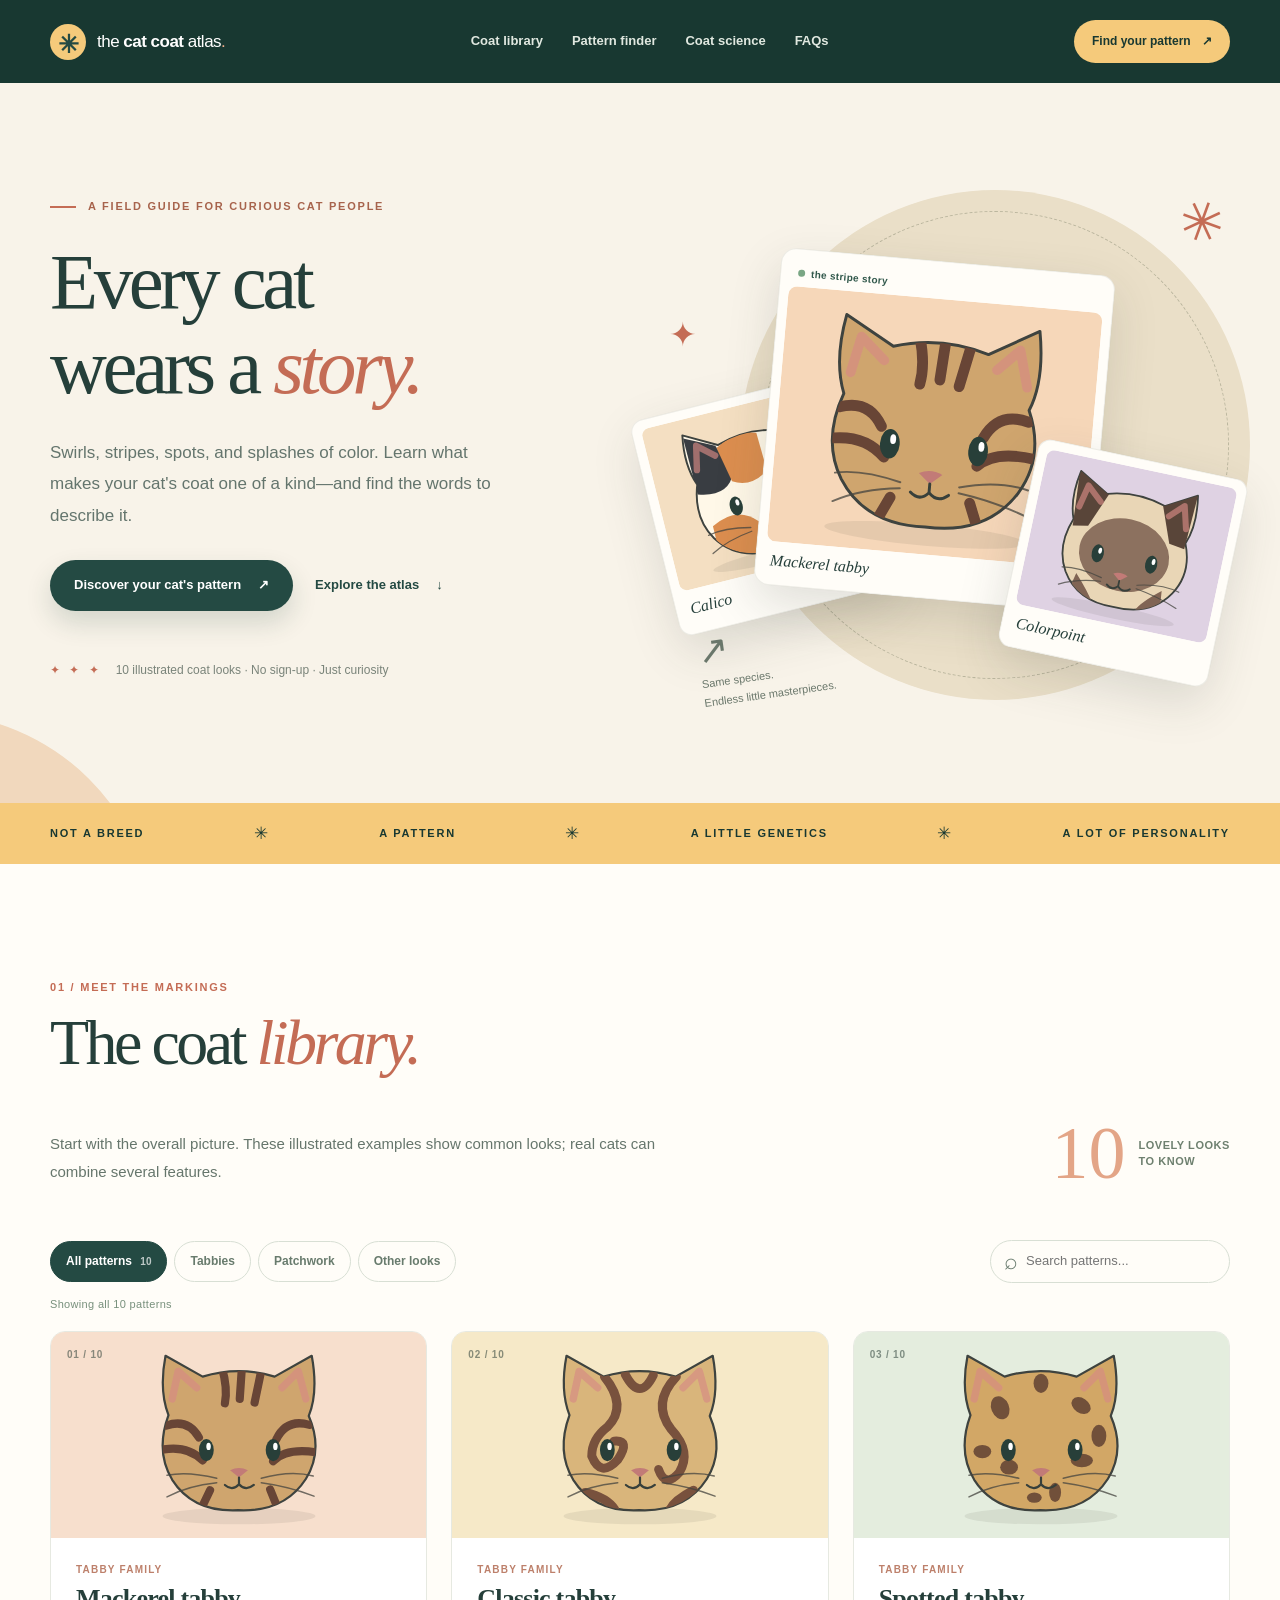
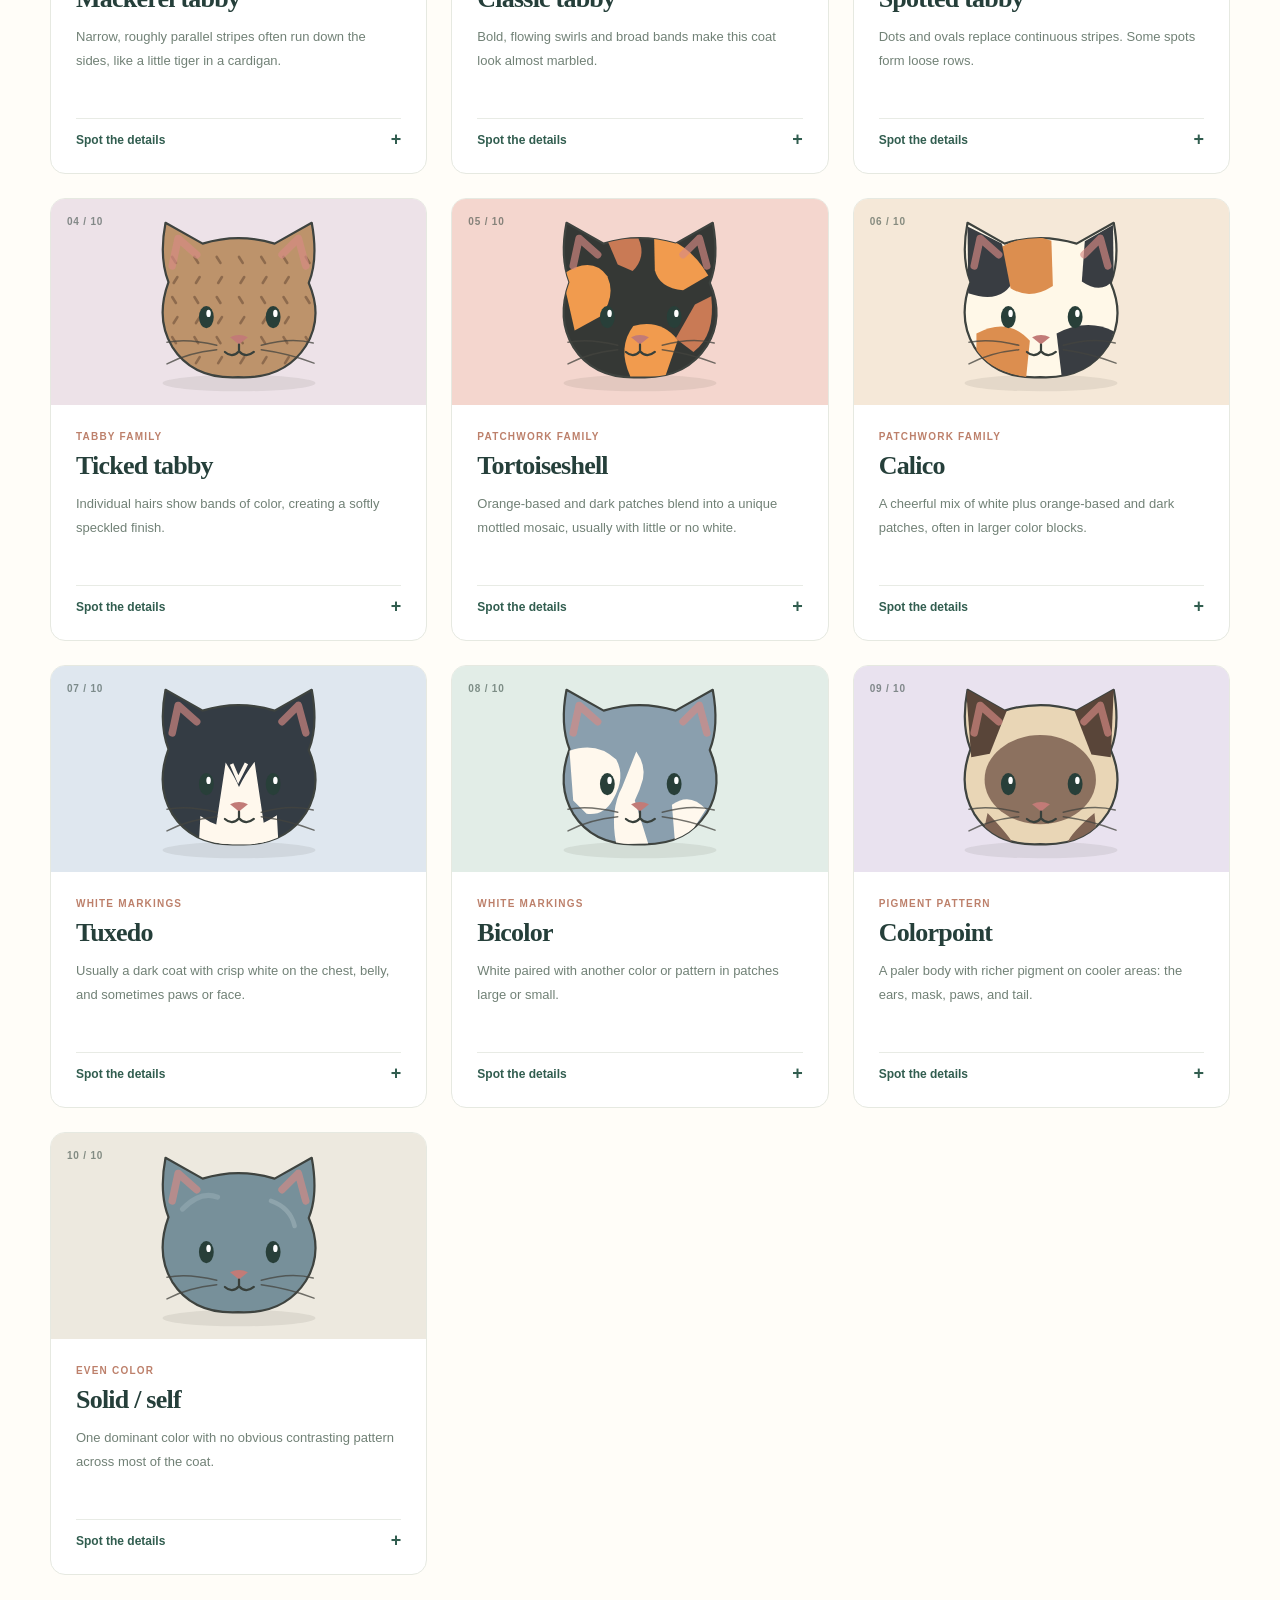
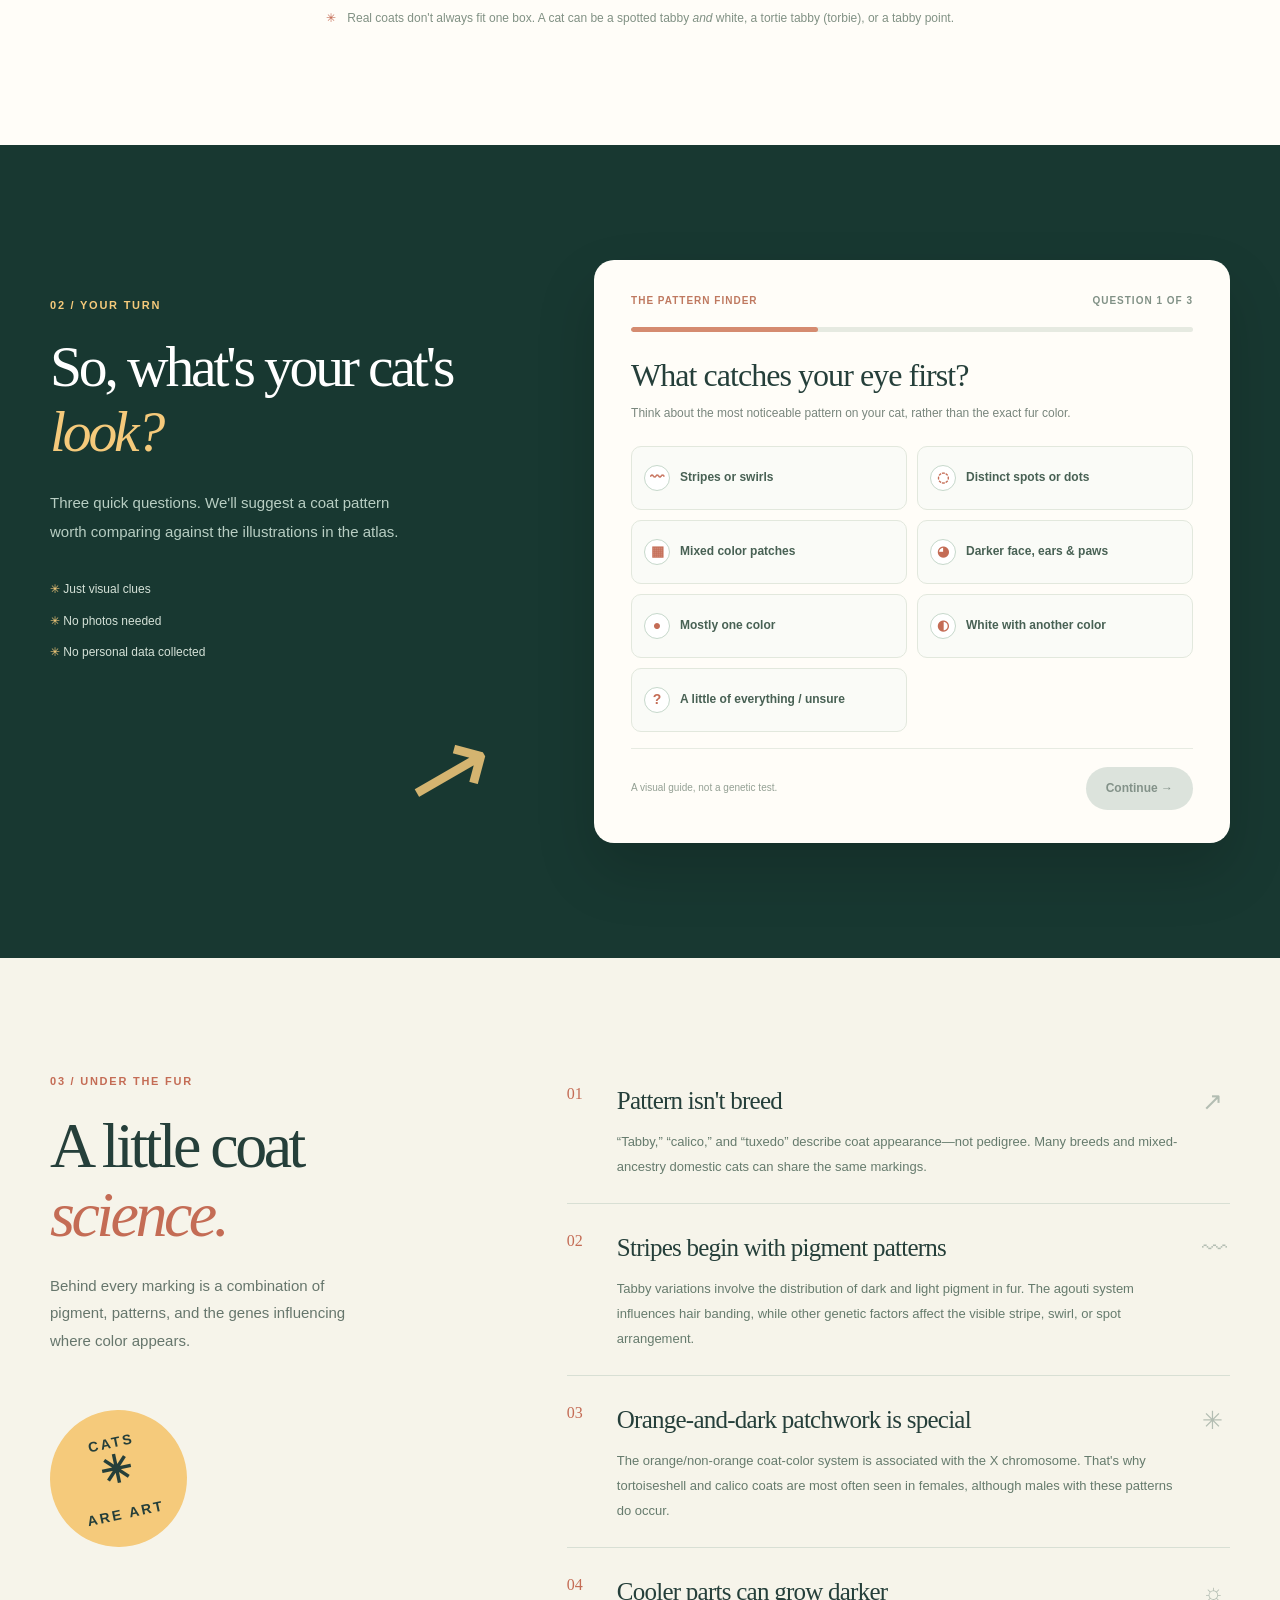
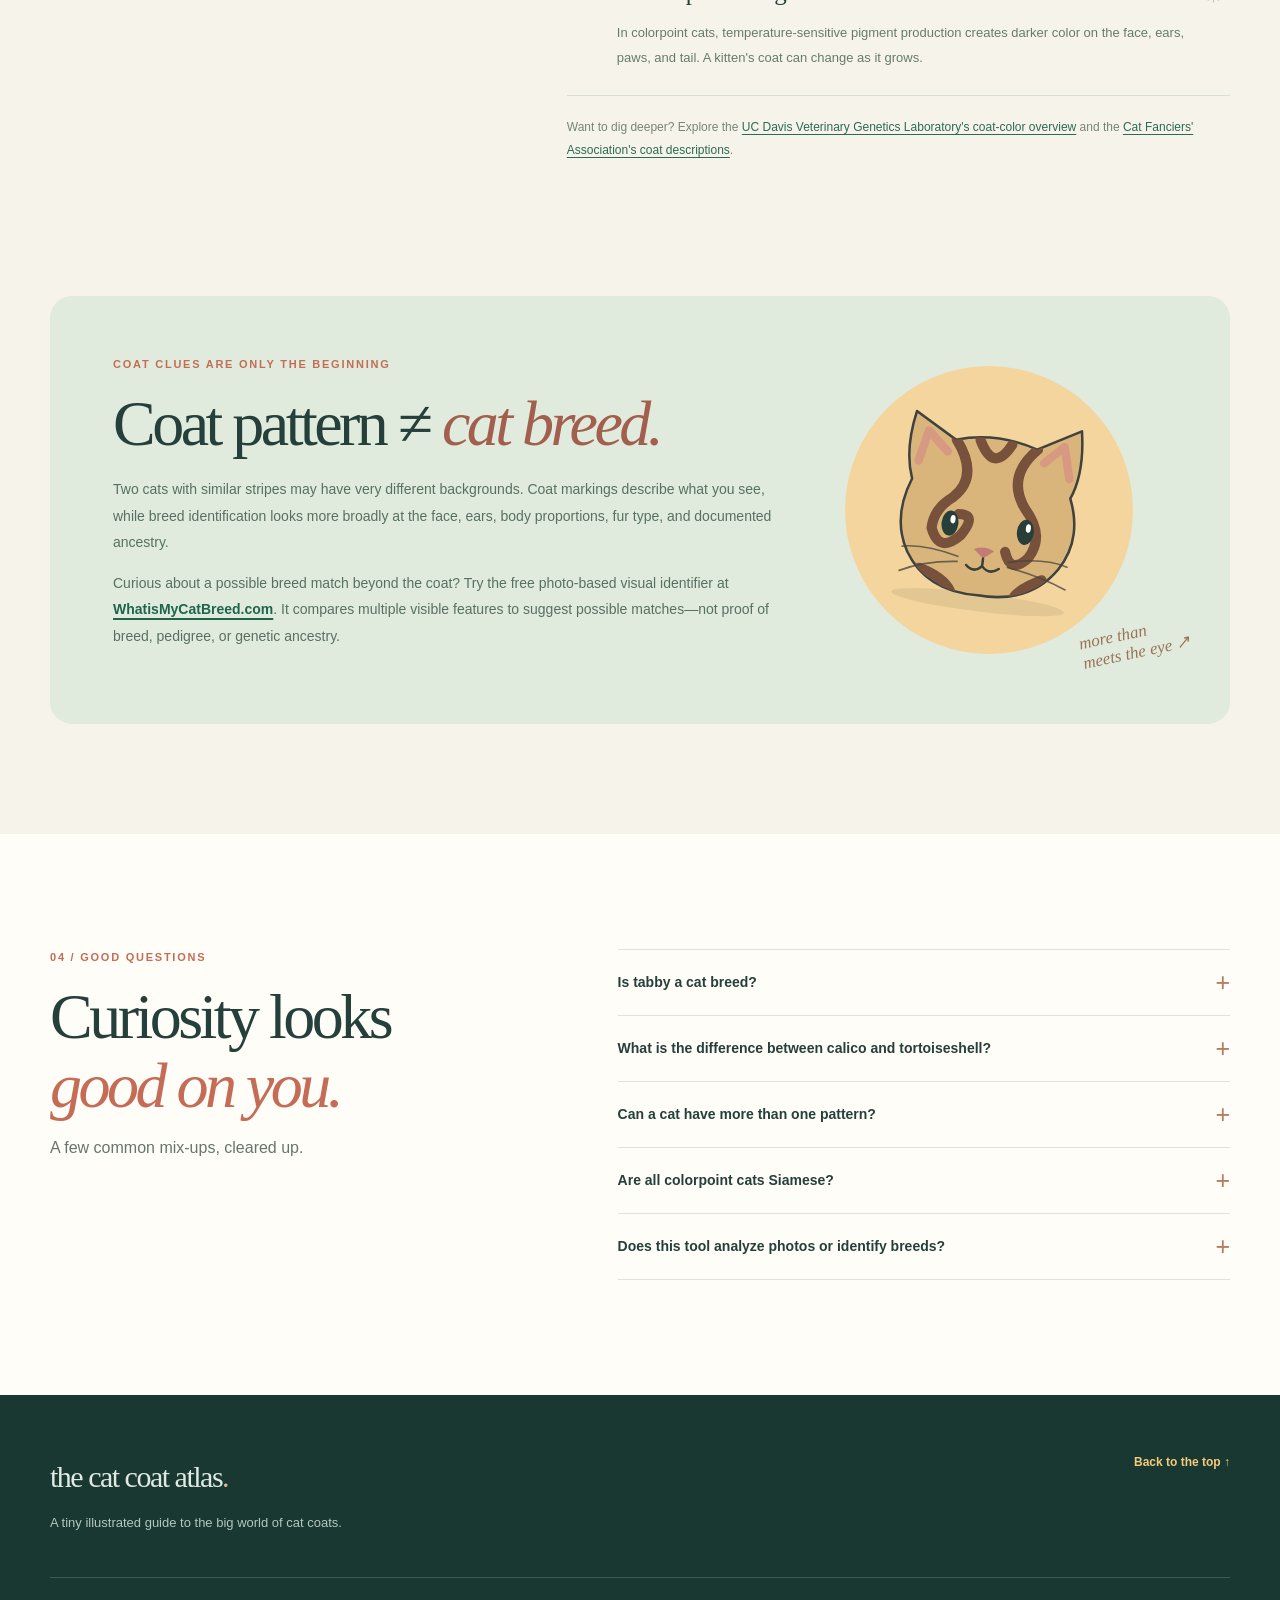
<file: index.html>
<!doctype html>
<html lang="en">
<head>
  <meta charset="utf-8">
  <meta name="viewport" content="width=device-width,initial-scale=1">
  <meta name="theme-color" content="#244a43">
  <meta name="description" content="Learn to identify 10 common cat coat patterns, from mackerel tabby and calico to colorpoint. Explore original illustrations, compare markings, and try a free interactive coat-pattern finder.">
  <meta name="robots" content="index,follow">
  <meta property="og:type" content="website">
  <meta property="og:title" content="The Cat Coat Atlas — A visual guide to cat patterns">
  <meta property="og:description" content="Stripes, spots, swirls, patches: explore 10 cat coat looks and find the name for your cat's markings.">
  <meta property="og:image" content="assets/social-card.png">
  <meta name="twitter:card" content="summary_large_image">
  <link rel="icon" type="image/svg+xml" href="assets/favicon.svg">
  <link rel="stylesheet" href="styles.css">
  <title>Cat Coat Patterns & Colors | The Cat Coat Atlas</title>
  <script type="application/ld+json">
  {"@context":"https://schema.org","@type":"WebPage","name":"The Cat Coat Atlas: Cat Coat Patterns & Colors","description":"An illustrated educational guide and rule-based visual coat pattern finder for common domestic cat markings.","inLanguage":"en","isAccessibleForFree":true}
  </script>
  <script src="script.js" defer></script>
  <link rel="canonical" href="https://ayeenkhan645-creator.github.io/cat-coat-atlas/">
</head>
<body>
  <a class="skip-link" href="#main">Skip to content</a>
  <header class="site-header">
    <div class="container header-inner">
      <a href="#top" class="brand" aria-label="The Cat Coat Atlas home">
        <span class="brand-mark" aria-hidden="true">✳</span>
        <span class="brand-name">the <strong>cat coat</strong> atlas<span class="brand-dot">.</span></span>
      </a>
      <button class="menu-toggle" id="menuToggle" type="button" aria-controls="primaryNav" aria-expanded="false" aria-label="Open navigation">
        <span></span><span></span><span></span>
      </button>
      <nav class="nav" id="primaryNav" aria-label="Main navigation">
        <a href="#patterns">Coat library</a>
        <a href="#finder">Pattern finder</a>
        <a href="#science">Coat science</a>
        <a href="#faq">FAQs</a>
      </nav>
      <a class="header-cta" href="#finder">Find your pattern <span aria-hidden="true">↗</span></a>
    </div>
  </header>

  <main id="main">
    <section class="hero" id="top" aria-labelledby="hero-title">
      <div class="hero-orb hero-orb-one" aria-hidden="true"></div>
      <div class="container hero-grid">
        <div class="hero-copy">
          <p class="eyebrow"><span class="eyebrow-line"></span> A field guide for curious cat people</p>
          <h1 id="hero-title">Every cat<br>wears a <em>story.</em></h1>
          <p class="hero-description">Swirls, stripes, spots, and splashes of color. Learn what makes your cat's coat one of a kind—and find the words to describe it.</p>
          <div class="hero-actions">
            <a class="btn btn-primary" href="#finder">Discover your cat's pattern <span aria-hidden="true">↗</span></a>
            <a class="btn btn-text" href="#patterns">Explore the atlas <span aria-hidden="true">↓</span></a>
          </div>
          <div class="hero-footnote"><span class="mini-stars" aria-hidden="true">✦ ✦ ✦</span> 10 illustrated coat looks · No sign-up · Just curiosity</div>
        </div>
        <div class="hero-visual" aria-label="Three illustrations showing different cat coat patterns">
          <div class="visual-back-circle"></div>
          <div class="decor decor-star decor-star-one" aria-hidden="true">✳</div>
          <div class="decor decor-star decor-star-two" aria-hidden="true">✦</div>
          <div class="cat-showcase cat-showcase-main">
            <span class="cat-showcase-tag"><span class="tag-dot"></span> the stripe story</span>
            <img src="assets/cats/mackerel.svg" width="320" height="260" alt="Illustration of a striped mackerel tabby cat">
            <span class="showcase-caption">Mackerel tabby <span aria-hidden="true">↗</span></span>
          </div>
          <div class="cat-showcase cat-showcase-left">
            <img src="assets/cats/calico.svg" width="320" height="260" alt="Illustration of a calico cat with orange, black and white patches">
            <span class="showcase-caption">Calico</span>
          </div>
          <div class="cat-showcase cat-showcase-right">
            <img src="assets/cats/colorpoint.svg" width="320" height="260" alt="Illustration of a colorpoint cat with darker face and ears">
            <span class="showcase-caption">Colorpoint</span>
          </div>
          <div class="visual-note"><span aria-hidden="true">↗</span> Same species.<br>Endless little masterpieces.</div>
        </div>
      </div>
    </section>

    <section class="ticker" aria-label="Coat facts">
      <div class="container ticker-inner">
        <span>NOT A BREED</span><span class="ticker-symbol" aria-hidden="true">✳</span>
        <span>A PATTERN</span><span class="ticker-symbol" aria-hidden="true">✳</span>
        <span>A LITTLE GENETICS</span><span class="ticker-symbol" aria-hidden="true">✳</span>
        <span>A LOT OF PERSONALITY</span>
      </div>
    </section>

    <section class="section library-section" id="patterns" aria-labelledby="patterns-title">
      <div class="container">
        <div class="section-heading library-heading">
          <div>
            <p class="eyebrow eyebrow-dark">01 / Meet the markings</p>
            <h2 id="patterns-title">The coat <em>library.</em></h2>
            <p class="section-subtitle">Start with the overall picture. These illustrated examples show common looks; real cats can combine several features.</p>
          </div>
          <div class="heading-aside" aria-hidden="true"><span>10</span><small>lovely looks<br>to know</small></div>
        </div>
        <div class="filter-controls" aria-label="Filter patterns">
          <div class="filter-tabs" id="filterTabs" role="group" aria-label="Filter pattern families">
            <button class="filter active" type="button" data-filter="all" aria-pressed="true">All patterns <span>10</span></button>
            <button class="filter" type="button" data-filter="tabby" aria-pressed="false">Tabbies</button>
            <button class="filter" type="button" data-filter="patchwork" aria-pressed="false">Patchwork</button>
            <button class="filter" type="button" data-filter="other" aria-pressed="false">Other looks</button>
          </div>
          <label class="search-box"><span class="search-icon" aria-hidden="true">⌕</span><span class="sr-only">Search coat patterns</span><input id="patternSearch" type="search" placeholder="Search patterns..." autocomplete="off"></label>
        </div>
        <p class="result-count" id="patternCount" role="status" aria-live="polite">Showing all 10 patterns</p>
        <div class="pattern-grid" id="patternGrid">
          <article class="pattern-card" id="mackerel" data-category="tabby" data-name="mackerel tabby striped narrow stripes">
            <div class="card-art art-peach"><span class="card-number">01 / 10</span><img src="assets/cats/mackerel.svg" alt="Illustrated cat with narrow tabby stripes" width="320" height="260"></div>
            <div class="card-body"><span class="category-label">Tabby family</span><h3>Mackerel tabby</h3><p>Narrow, roughly parallel stripes often run down the sides, like a little tiger in a cardigan.</p><details><summary>Spot the details</summary><p>Look for thin vertical flank stripes, facial lines, and often an M-shaped forehead marking. Stripes may break or vary.</p></details></div>
          </article>
          <article class="pattern-card" id="classic" data-category="tabby" data-name="classic blotched tabby swirls bullseye marble">
            <div class="card-art art-pollen"><span class="card-number">02 / 10</span><img src="assets/cats/classic.svg" alt="Illustrated cat with broad swirling markings" width="320" height="260"></div>
            <div class="card-body"><span class="category-label">Tabby family</span><h3>Classic tabby</h3><p>Bold, flowing swirls and broad bands make this coat look almost marbled.</p><details><summary>Spot the details</summary><p>Look for thick curved markings; the sides may show round or bullseye-like patterns. Also called blotched tabby.</p></details></div>
          </article>
          <article class="pattern-card" id="spotted" data-category="tabby" data-name="spotted tabby dots spots speckles">
            <div class="card-art art-sage"><span class="card-number">03 / 10</span><img src="assets/cats/spotted.svg" alt="Illustrated cat with scattered round spots" width="320" height="260"></div>
            <div class="card-body"><span class="category-label">Tabby family</span><h3>Spotted tabby</h3><p>Dots and ovals replace continuous stripes. Some spots form loose rows.</p><details><summary>Spot the details</summary><p>Watch for distinct spots along the flanks. Spot size and arrangement vary, and some tabbies have both broken stripes and dots.</p></details></div>
          </article>
          <article class="pattern-card" id="ticked" data-category="tabby" data-name="ticked tabby agouti subtle banded hairs">
            <div class="card-art art-lilac"><span class="card-number">04 / 10</span><img src="assets/cats/ticked.svg" alt="Illustrated cat with subtle ticked fur texture" width="320" height="260"></div>
            <div class="card-body"><span class="category-label">Tabby family</span><h3>Ticked tabby</h3><p>Individual hairs show bands of color, creating a softly speckled finish.</p><details><summary>Spot the details</summary><p>The body can look almost unstriped from a distance, though facial, leg, or tail markings may still show.</p></details></div>
          </article>
          <article class="pattern-card" id="tortoiseshell" data-category="patchwork" data-name="tortoiseshell tortie orange black mottled mosaic blue cream">
            <div class="card-art art-coral"><span class="card-number">05 / 10</span><img src="assets/cats/tortoiseshell.svg" alt="Illustrated cat with black and orange tortoiseshell patches" width="320" height="260"></div>
            <div class="card-body"><span class="category-label">Patchwork family</span><h3>Tortoiseshell</h3><p>Orange-based and dark patches blend into a unique mottled mosaic, usually with little or no white.</p><details><summary>Spot the details</summary><p>Often called a tortie. A diluted version looks blue-gray and cream. Tortie cats are usually female, though exceptions exist.</p></details></div>
          </article>
          <article class="pattern-card" id="calico" data-category="patchwork" data-name="calico tricolor orange black white patches">
            <div class="card-art art-cream"><span class="card-number">06 / 10</span><img src="assets/cats/calico.svg" alt="Illustrated calico cat with white orange and dark patches" width="320" height="260"></div>
            <div class="card-body"><span class="category-label">Patchwork family</span><h3>Calico</h3><p>A cheerful mix of white plus orange-based and dark patches, often in larger color blocks.</p><details><summary>Spot the details</summary><p>Also called tortoiseshell-and-white in some naming systems. The three colors can appear as black, orange and white—or diluted shades.</p></details></div>
          </article>
          <article class="pattern-card" id="tuxedo" data-category="other" data-name="tuxedo black white chest bib paws bicolor">
            <div class="card-art art-blue"><span class="card-number">07 / 10</span><img src="assets/cats/tuxedo.svg" alt="Illustrated black and white tuxedo cat" width="320" height="260"></div>
            <div class="card-body"><span class="category-label">White markings</span><h3>Tuxedo</h3><p>Usually a dark coat with crisp white on the chest, belly, and sometimes paws or face.</p><details><summary>Spot the details</summary><p>“Tuxedo” is an informal name for one style of bicolor markings, not a distinct breed or gene of its own.</p></details></div>
          </article>
          <article class="pattern-card" id="bicolor" data-category="other" data-name="bicolor two colors white patches piebald van">
            <div class="card-art art-mint"><span class="card-number">08 / 10</span><img src="assets/cats/bicolor.svg" alt="Illustrated gray and white bicolor cat" width="320" height="260"></div>
            <div class="card-body"><span class="category-label">White markings</span><h3>Bicolor</h3><p>White paired with another color or pattern in patches large or small.</p><details><summary>Spot the details</summary><p>A cat can be tabby-and-white or solid-and-white. “Van” describes a mostly white look with color concentrated near the head and tail.</p></details></div>
          </article>
          <article class="pattern-card" id="colorpoint" data-category="other" data-name="colorpoint pointed dark face ears paws tail light body siamese">
            <div class="card-art art-lavender"><span class="card-number">09 / 10</span><img src="assets/cats/colorpoint.svg" alt="Illustrated cat with darker colorpoint face and ears" width="320" height="260"></div>
            <div class="card-body"><span class="category-label">Pigment pattern</span><h3>Colorpoint</h3><p>A paler body with richer pigment on cooler areas: the ears, mask, paws, and tail.</p><details><summary>Spot the details</summary><p>Commonly associated with Siamese cats, but it occurs beyond that breed. Some pointed cats also show tabby stripes on the points.</p></details></div>
          </article>
          <article class="pattern-card" id="solid" data-category="other" data-name="solid self colored black gray white cream one color">
            <div class="card-art art-gray"><span class="card-number">10 / 10</span><img src="assets/cats/solid.svg" alt="Illustrated solid blue-gray cat" width="320" height="260"></div>
            <div class="card-body"><span class="category-label">Even color</span><h3>Solid / self</h3><p>One dominant color with no obvious contrasting pattern across most of the coat.</p><details><summary>Spot the details</summary><p>Black, blue-gray and cream are examples. Faint “ghost” stripes can appear, especially in young cats or certain lighting.</p></details></div>
          </article>
        </div>
        <div class="empty-state" id="emptyState" hidden><span aria-hidden="true">◌</span><h3>No coats found</h3><p>Try another name, like “tabby,” “white,” or “spots.”</p><button type="button" class="text-button" id="clearFilters">Show all patterns →</button></div>
        <p class="library-note"><span aria-hidden="true">✳</span> Real coats don't always fit one box. A cat can be a spotted tabby <em>and</em> white, a tortie tabby (torbie), or a tabby point.</p>
      </div>
    </section>

    <section class="section finder-section" id="finder" aria-labelledby="finder-title">
      <div class="container finder-layout">
        <div class="finder-intro">
          <p class="eyebrow eyebrow-light">02 / Your turn</p>
          <h2 id="finder-title">So, what's your cat's <em>look?</em></h2>
          <p>Three quick questions. We'll suggest a coat pattern worth comparing against the illustrations in the atlas.</p>
          <div class="finder-perks"><span>✳ Just visual clues</span><span>✳ No photos needed</span><span>✳ No personal data collected</span></div>
          <div class="scribble" aria-hidden="true">↗</div>
        </div>
        <div class="finder-panel" id="quizApp">
          <div class="finder-topline"><span class="panel-kicker">THE PATTERN FINDER</span><span id="quizStepLabel">QUESTION 1 OF 3</span></div>
          <div class="progress-track" aria-hidden="true"><div class="progress-fill" id="quizProgress"></div></div>
          <div id="quizContent" class="quiz-content" aria-live="polite" aria-atomic="true">
            <noscript><p>Please enable JavaScript to use the three-question pattern finder. The illustrated library above remains available without JavaScript.</p></noscript>
          </div>
          <div class="quiz-footer"><button type="button" class="quiz-back" id="quizBack" hidden>← Back</button><span class="quiz-notice">A visual guide, not a genetic test.</span><button type="button" class="quiz-next" id="quizNext" disabled>Continue <span aria-hidden="true">→</span></button></div>
        </div>
      </div>
    </section>

    <section class="section science-section" id="science" aria-labelledby="science-title">
      <div class="container science-layout">
        <div class="science-intro">
          <p class="eyebrow eyebrow-dark">03 / Under the fur</p>
          <h2 id="science-title">A little coat <em>science.</em></h2>
          <p>Behind every marking is a combination of pigment, patterns, and the genes influencing where color appears.</p>
          <div class="science-seal" aria-hidden="true">CATS<br><span>✳</span><br>ARE ART</div>
        </div>
        <div class="science-content">
          <article class="science-row"><span class="science-index">01</span><div><h3>Pattern isn't breed</h3><p>“Tabby,” “calico,” and “tuxedo” describe coat appearance—not pedigree. Many breeds and mixed-ancestry domestic cats can share the same markings.</p></div><span class="science-glyph" aria-hidden="true">↗</span></article>
          <article class="science-row"><span class="science-index">02</span><div><h3>Stripes begin with pigment patterns</h3><p>Tabby variations involve the distribution of dark and light pigment in fur. The agouti system influences hair banding, while other genetic factors affect the visible stripe, swirl, or spot arrangement.</p></div><span class="science-glyph" aria-hidden="true">〰</span></article>
          <article class="science-row"><span class="science-index">03</span><div><h3>Orange-and-dark patchwork is special</h3><p>The orange/non-orange coat-color system is associated with the X chromosome. That's why tortoiseshell and calico coats are most often seen in females, although males with these patterns do occur.</p></div><span class="science-glyph" aria-hidden="true">✳</span></article>
          <article class="science-row"><span class="science-index">04</span><div><h3>Cooler parts can grow darker</h3><p>In colorpoint cats, temperature-sensitive pigment production creates darker color on the face, ears, paws, and tail. A kitten's coat can change as it grows.</p></div><span class="science-glyph" aria-hidden="true">☼</span></article>
          <p class="source-note">Want to dig deeper? Explore the <a href="https://vgl.vetmed.ucdavis.edu/resources/cat-coat-color" target="_blank" rel="noopener noreferrer">UC Davis Veterinary Genetics Laboratory's coat-color overview</a> and the <a href="https://cfa.org/coat-color-descriptions/" target="_blank" rel="noopener noreferrer">Cat Fanciers' Association's coat descriptions</a>.</p>
        </div>
      </div>
    </section>

    <section class="breed-section" id="breed" aria-labelledby="breed-title">
      <div class="container breed-card">
        <div class="breed-content">
          <p class="eyebrow eyebrow-dark">Coat clues are only the beginning</p>
          <h2 id="breed-title">Coat pattern ≠ <em>cat breed.</em></h2>
          <p>Two cats with similar stripes may have very different backgrounds. Coat markings describe what you see, while breed identification looks more broadly at the face, ears, body proportions, fur type, and documented ancestry.</p>
          <p>Curious about a possible breed match beyond the coat? Try the free photo-based visual identifier at <a class="brand-backlink" href="https://www.whatismycatbreed.com/" target="_blank" rel="noopener noreferrer">WhatisMyCatBreed.com</a>. It compares multiple visible features to suggest possible matches—not proof of breed, pedigree, or genetic ancestry.</p>
        </div>
        <div class="breed-illustration" aria-hidden="true"><div class="breed-sun"></div><img src="assets/cats/classic.svg" alt="" width="320" height="260"><span class="breed-handwritten">more than<br>meets the eye ↗</span></div>
      </div>
    </section>

    <section class="section faq-section" id="faq" aria-labelledby="faq-title">
      <div class="container faq-layout">
        <div><p class="eyebrow eyebrow-dark">04 / Good questions</p><h2 id="faq-title">Curiosity looks<br><em>good on you.</em></h2><p class="faq-intro">A few common mix-ups, cleared up.</p></div>
        <div class="faq-list">
          <details><summary>Is tabby a cat breed?<span aria-hidden="true">+</span></summary><p>No. Tabby refers to a family of coat patterns, including striped, blotched, spotted and ticked forms. Cats from many breeds and mixed backgrounds may be tabbies.</p></details>
          <details><summary>What is the difference between calico and tortoiseshell?<span aria-hidden="true">+</span></summary><p>Both combine orange-based and dark colors. Tortoiseshell coats typically have little or no white; calico coats include significant white spotting, often making colored patches appear more separated.</p></details>
          <details><summary>Can a cat have more than one pattern?<span aria-hidden="true">+</span></summary><p>Yes. A tabby can also have white patches; a tortie with tabby markings is sometimes called a torbie; and a colorpoint cat can show stripes on the darker points. The finder suggests a starting label, not a complete coat classification.</p></details>
          <details><summary>Are all colorpoint cats Siamese?<span aria-hidden="true">+</span></summary><p>No. Colorpoint is a coat pattern seen in Siamese and other cats. Appearance alone does not establish pedigree or ancestry.</p></details>
          <details><summary>Does this tool analyze photos or identify breeds?<span aria-hidden="true">+</span></summary><p>No. This mini-site uses your answers to three visual questions to suggest common coat-pattern labels. It does not upload or analyze photos, infer DNA, or verify a breed.</p></details>
        </div>
      </div>
    </section>
  </main>

  <footer class="footer">
    <div class="container footer-top"><div><a class="footer-brand" href="#top">the cat coat atlas<span>.</span></a><p>A tiny illustrated guide to the big world of cat coats.</p></div><a class="footer-top-link" href="#top">Back to the top ↑</a></div>
    <div class="container footer-bottom"><p>Original illustrations and educational text · Made for curious cat people</p><p>Coat names are descriptive, not pedigree verification.</p></div>
  </footer>
</body>
</html>
</file>
<file: styles.css>
/* The Cat Coat Atlas • responsive, dependency-free GitHub Pages stylesheet */
:root {
  --ink: #253f3a;
  --forest: #244a43;
  --forest-deep: #183831;
  --pine: #376b59;
  --cream: #fbf8f1;
  --paper: #fffdf8;
  --butter: #f5ca7b;
  --peach: #f0ad8e;
  --terracotta: #c46c55;
  --sage: #dfe9d8;
  --lilac: #e8dfea;
  --muted: #66766c;
  --border: #dfe3d8;
  --display: Georgia, 'Times New Roman', serif;
  --sans: 'Trebuchet MS', 'Segoe UI', Arial, sans-serif;
  --shadow: 0 24px 60px rgba(33, 60, 47, .09);
}
*, *::before, *::after { box-sizing: border-box; }
html { scroll-behavior: smooth; scroll-padding-top: 94px; }
body { margin: 0; color: var(--ink); background: var(--cream); font-family: var(--sans); line-height: 1.6; -webkit-font-smoothing: antialiased; }
img { max-width: 100%; display: block; }
a { color: inherit; }
button, input { font: inherit; }
button { cursor: pointer; }
button:disabled { cursor: not-allowed; }
:focus-visible { outline: 3px solid #c77344; outline-offset: 4px; }
::selection { background: var(--butter); color: var(--forest-deep); }
[hidden] { display: none !important; }
.container { width: min(1180px, calc(100% - 64px)); margin-inline: auto; }
.sr-only { position: absolute !important; height: 1px; width: 1px; overflow: hidden; clip: rect(0,0,0,0); white-space: nowrap; }
.skip-link { position: fixed; z-index: 500; top: -80px; left: 20px; background: #fff; color: #000; padding: 12px 16px; }
.skip-link:focus { top: 14px; }
h1, h2, h3, p { margin-top: 0; }
h1,h2 { font-family: var(--display); line-height: 1.08; font-weight: 500; letter-spacing: -.055em; }
h1 em, h2 em { font-weight: 400; }

/* Header */
.site-header { position: relative; z-index: 50; background: var(--forest-deep); color: #fff; }
.header-inner { min-height: 83px; display: flex; gap: 30px; align-items: center; justify-content: space-between; }
.brand, .footer-brand { display: inline-flex; align-items: center; text-decoration: none; white-space: nowrap; }
.brand { gap: 11px; }
.brand-mark { width: 36px; height: 36px; display: grid; place-items: center; background: var(--butter); border-radius: 50%; color: var(--forest); font-size: 25px; font-weight: 700; }
.brand-name { font-size: 17px; letter-spacing: -.03em; }
.brand-name strong { font-weight: 800; }
.brand-dot, .footer-brand span { color: var(--peach); }
.nav { display: flex; align-items: center; gap: 29px; }
.nav a { color: #e0e8e0; text-decoration: none; font-size: 13px; font-weight: 600; transition: color .18s; }
.nav a:hover, .nav a:focus-visible { color: var(--butter); }
.header-cta { color: var(--forest-deep); background: var(--butter); font-size: 12px; text-decoration: none; border-radius: 60px; padding: 12px 18px; font-weight: 800; white-space: nowrap; transition: transform .2s, background .2s; }
.header-cta:hover { transform: translateY(-2px); background: #ffe19d; }
.header-cta span { padding-left: 8px; }
.menu-toggle { display: none; border: 0; background: none; width: 42px; height: 42px; padding: 10px; }
.menu-toggle span { display: block; height: 2px; margin: 5px 0; background: #fff; }

/* Hero */
.hero { position: relative; overflow: hidden; background: #f8f3e9; }
.hero-orb { position: absolute; width: 450px; height: 450px; border-radius: 50%; pointer-events: none; }
.hero-orb-one { left: -295px; bottom: -360px; background: #f1d8bd; }
.hero-grid { display: grid; grid-template-columns: 51% 49%; min-height: 642px; align-items: center; padding-block: 70px 78px; }
.hero-copy { position: relative; z-index: 3; padding-block: 45px; }
.eyebrow { display: flex; align-items: center; gap: 12px; font-size: 11px; letter-spacing: .16em; text-transform: uppercase; font-weight: 800; }
.eyebrow-line { width: 26px; height: 2px; background: var(--terracotta); }
.eyebrow-dark { color: var(--terracotta); }
.eyebrow-light { color: var(--butter); }
.hero .eyebrow { color: #a7634c; margin-bottom: 23px; }
.hero h1 { font-size: clamp(64px, 6.15vw, 92px); margin-bottom: 28px; }
.hero h1 em { color: var(--terracotta); }
.hero-description { max-width: 470px; color: #64756d; font-size: 17px; line-height: 1.85; margin-bottom: 29px; }
.hero-actions { display: flex; align-items: center; gap: 22px; flex-wrap: wrap; }
.btn { display: inline-flex; align-items: center; justify-content: center; gap: 17px; padding: 15px 24px; text-decoration: none; border-radius: 100px; font-size: 13px; font-weight: 800; transition: transform .2s, background .2s; }
.btn:hover { transform: translateY(-3px); }
.btn-primary { background: var(--forest); color: #fff; box-shadow: 0 12px 26px rgba(26, 61, 49, .16); }
.btn-primary:hover { background: #326858; }
.btn-text { padding: 15px 0; color: var(--forest); }
.hero-footnote { margin-top: 50px; display: flex; align-items: center; gap: 14px; color: #7a847a; font-size: 12px; }
.mini-stars { color: var(--terracotta); letter-spacing: 3px; white-space: nowrap; }
.hero-visual { min-height: 530px; position: relative; }
.visual-back-circle { position: absolute; top: 16px; right: -20px; width: min(510px,100%); aspect-ratio: 1; border-radius: 50%; background: #eadfc8; }
.visual-back-circle::after { content: ''; position: absolute; inset: 21px; border: 1px dashed rgba(65,77,53,.28); border-radius: 50%; }
.decor { position: absolute; z-index: 3; color: var(--terracotta); }
.decor-star-one { right: 6px; top: 5px; font-size: 54px; transform: rotate(20deg); }
.decor-star-two { left: 17px; top: 135px; font-size: 33px; }
.cat-showcase { position: absolute; background: var(--paper); padding: 9px 9px 12px; box-shadow: 0 18px 48px rgba(57,62,52,.15); border: 1px solid rgba(58,65,53,.09); }
.cat-showcase img { width: 100%; height: auto; }
.cat-showcase-main { z-index: 2; width: 58%; top: 87px; left: 20%; transform: rotate(5deg); border-radius: 15px; }
.cat-showcase-main img { background: #f6d7b9; border-radius: 9px; }
.cat-showcase-left { z-index: 1; width: 39%; top: 218px; left: 0; transform: rotate(-14deg); border-radius: 13px; }
.cat-showcase-left img { background: #f4dfc2; border-radius: 8px; }
.cat-showcase-right { z-index: 3; width: 37%; top: 283px; right: 0; transform: rotate(12deg); border-radius: 13px; }
.cat-showcase-right img { background: #dfd2e3; border-radius: 8px; }
.cat-showcase-tag { display: inline-flex; align-items: center; gap: 6px; padding: 4px 8px 5px; font-size: 10px; font-weight: 800; letter-spacing: .03em; color: #31584b; }
.tag-dot { width: 7px; height: 7px; background: #79a684; border-radius: 50%; }
.showcase-caption { display: flex; justify-content: space-between; font-family: var(--display); font-style: italic; padding: 6px 5px 0; font-size: 16px; }
.visual-note { position: absolute; z-index: 4; left: 48px; bottom: 0; color: #6a776b; font-size: 11px; line-height: 1.7; transform: rotate(-8deg); }
.visual-note span { font-size: 38px; display: block; line-height: .8; margin-bottom: 8px; }

/* Small banner */
.ticker { background: var(--butter); color: var(--forest-deep); }
.ticker-inner { display: flex; flex-wrap: wrap; align-items: center; justify-content: space-between; padding-block: 17px; gap: 10px; font-size: 11px; font-weight: 800; letter-spacing: .16em; }
.ticker-symbol { font-size: 17px; font-weight: 400; }

/* Common sections */
.section { padding-block: 115px; }
.section-heading { display: flex; justify-content: space-between; align-items: end; gap: 30px; margin-bottom: 40px; }
.section h2, .breed-section h2 { font-size: clamp(49px, 5vw, 73px); }
.section h2 em, .breed-section h2 em { color: var(--terracotta); }
.section-subtitle { max-width: 620px; font-size: 15px; line-height: 1.85; color: var(--muted); }
.heading-aside { display: flex; align-items: center; gap: 13px; flex-shrink: 0; margin-bottom: 10px; }
.heading-aside span { font-size: 74px; font-family: var(--display); font-weight: 400; line-height: 1; color: #e3a587; }
.heading-aside small { color: #6e806f; font-size: 11px; font-weight: 800; line-height: 1.5; text-transform: uppercase; letter-spacing: .05em; }

/* Library cards */
.library-section { background: var(--paper); }
.filter-controls { display: flex; align-items: center; justify-content: space-between; gap: 20px; margin-bottom: 13px; }
.filter-tabs { display: flex; flex-wrap: wrap; gap: 7px; }
.filter { border: 1px solid #d8dfd4; background: transparent; color: #687b6d; border-radius: 40px; padding: 10px 15px; font-size: 12px; font-weight: 700; transition: background .2s, color .2s, border .2s; }
.filter:hover { background: #edf1e9; }
.filter.active { background: var(--forest); border-color: var(--forest); color: #fff; }
.filter span { font-size: 10px; opacity: .7; margin-left: 5px; }
.search-box { display: flex; align-items: center; border: 1px solid #d8dfd4; border-radius: 40px; min-width: 240px; padding: 2px 13px; }
.search-icon { font-size: 23px; color: #6b7d70; }
.search-box input { outline: 0; border: 0; background: transparent; padding: 8px; font-size: 13px; width: 100%; color: var(--ink); }
.search-box:focus-within { outline: 3px solid rgba(196,108,85,.32); }
.result-count { font-size: 11px; color: #78907c; letter-spacing: .03em; margin: 0 0 17px; }
.pattern-grid { display: grid; grid-template-columns: repeat(3, minmax(0,1fr)); gap: 24px; }
.pattern-card { background: #fff; border: 1px solid #e6e9e1; border-radius: 15px; overflow: hidden; transition: transform .2s, box-shadow .2s; }
.pattern-card:hover { transform: translateY(-5px); box-shadow: var(--shadow); }
.card-art { position: relative; height: 206px; display: grid; place-items: center; overflow: hidden; }
.card-art img { width: 79%; height: 193px; object-fit: contain; object-position: center bottom; transition: transform .25s; }
.pattern-card:hover .card-art img { transform: scale(1.04); }
.art-peach { background: #f7dfcd; }
.art-pollen { background: #f6e9c8; }
.art-sage { background: #e4edde; }
.art-lilac { background: #ede2e8; }
.art-coral { background: #f4d6ce; }
.art-cream { background: #f5e8d8; }
.art-blue { background: #dfe7ef; }
.art-mint { background: #e2ede7; }
.art-lavender { background: #e9e2ef; }
.art-gray { background: #ede9df; }
.card-number { position: absolute; top: 15px; left: 16px; z-index: 2; color: rgba(33,54,46,.52); font-size: 10px; font-weight: 800; letter-spacing: .08em; }
.card-body { padding: 24px 25px 23px; }
.category-label { display: block; font-size: 10px; color: #bd806b; text-transform: uppercase; letter-spacing: .12em; font-weight: 800; margin-bottom: 6px; }
.card-body h3 { font-family: var(--display); font-size: 26px; line-height: 1.15; letter-spacing: -.03em; margin-bottom: 11px; }
.card-body > p { color: #718176; font-size: 13px; line-height: 1.85; min-height: 73px; margin-bottom: 20px; }
.card-body details { border-top: 1px solid #e8ebe5; padding-top: 12px; font-size: 12px; }
.card-body summary { list-style: none; cursor: pointer; color: #315d4f; font-weight: 800; display: flex; justify-content: space-between; }
.card-body summary::-webkit-details-marker { display: none; }
.card-body summary::after { content: '+'; font-size: 18px; line-height: .9; }
.card-body details[open] summary::after { content: '−'; }
.card-body details p { margin: 12px 0 0; color: #617568; line-height: 1.8; }
.library-note { text-align: center; font-size: 12px; margin: 33px auto 0; line-height: 1.8; color: #819184; max-width: 730px; }
.library-note span { color: var(--terracotta); margin-right: 8px; }
.empty-state { text-align: center; background: #f6f8f2; border: 1px dashed #b9caba; padding: 35px; border-radius: 15px; }
.empty-state span { font-size: 40px; color: #829e8b; }
.empty-state h3 { font-size: 23px; font-family: var(--display); margin: 0; }
.empty-state p { margin: 6px 0 12px; color: var(--muted); }
.text-button { border: 0; background: none; color: var(--forest); font-weight: 800; text-decoration: underline; }

/* Pattern finder */
.finder-section { background: var(--forest-deep); color: #fff; overflow: hidden; }
.finder-layout { display: grid; grid-template-columns: minmax(0,.85fr) minmax(0,1.15fr); gap: 74px; align-items: center; }
.finder-intro { align-self: stretch; padding-block: 37px; position: relative; }
.finder-intro h2 { font-size: clamp(48px, 4.5vw, 70px); line-height: 1.13; margin: 20px 0 25px; }
.finder-intro h2 em { color: var(--butter); }
.finder-intro > p:not(.eyebrow) { max-width: 365px; font-size: 15px; color: #b8cec3; line-height: 1.9; }
.finder-perks { display: flex; flex-direction: column; gap: 12px; color: #d4e1d7; font-size: 12px; margin-top: 34px; }
.finder-perks span::first-letter { color: var(--butter); }
.scribble { position: absolute; bottom: 18px; right: 25px; color: var(--butter); font-family: var(--display); font-size: 106px; line-height: 1; transform: rotate(15deg); opacity: .85; }
.finder-panel { background: var(--paper); border-radius: 20px; padding: 33px 37px; color: var(--ink); box-shadow: 0 28px 60px rgba(0,0,0,.16); min-height: 490px; display: flex; flex-direction: column; }
.finder-topline { display: flex; align-items: center; justify-content: space-between; gap: 12px; font-size: 10px; letter-spacing: .1em; color: #819186; font-weight: 800; }
.panel-kicker { color: #bf7960; }
.progress-track { margin-top: 18px; background: #e6eae1; border-radius: 30px; height: 5px; overflow: hidden; }
.progress-fill { height: 100%; width: 33.333%; background: #d58b70; border-radius: inherit; transition: width .25s; }
.quiz-content { flex: 1; padding: 23px 0 16px; }
.quiz-prompt { font-family: var(--display); letter-spacing: -.03em; font-weight: 500; font-size: clamp(25px, 2.5vw, 35px); line-height: 1.25; margin-bottom: 8px; }
.quiz-help { color: #79867d; margin-bottom: 22px; font-size: 12px; line-height: 1.75; }
.quiz-options { display: grid; grid-template-columns: 1fr 1fr; gap: 10px; }
.quiz-option { display: flex; align-items: center; gap: 10px; text-align: left; background: #fafbf7; border: 1px solid #e2e8dd; min-height: 64px; padding: 10px 12px; border-radius: 10px; color: #486154; line-height: 1.4; font-size: 12px; font-weight: 700; transition: background .15s, border-color .15s; }
.quiz-option:hover { background: #ecf3e9; border-color: #96b9a0; }
.quiz-option[aria-pressed="true"] { background: #e2f0e3; border: 2px solid #397454; padding: 9px 11px; }
.option-circle { flex: 0 0 26px; height: 26px; border: 1px solid #c6d8cb; display: grid; place-items: center; border-radius: 100px; color: var(--terracotta); font-size: 14px; background: #fff; }
.quiz-option[aria-pressed="true"] .option-circle { background: var(--forest); color: #fff; }
.quiz-footer { border-top: 1px solid #e7ebe2; padding-top: 18px; display: flex; align-items: center; gap: 12px; justify-content: space-between; }
.quiz-back { border: 0; background: none; color: var(--forest); font-size: 12px; font-weight: 800; }
.quiz-notice { flex: 1; color: #94a094; font-size: 10px; }
.quiz-next { white-space: nowrap; border: 0; background: var(--forest); color: #fff; border-radius: 30px; padding: 12px 20px; font-weight: 800; font-size: 12px; }
.quiz-next:disabled { background: #dce3dc; color: #839289; }
.quiz-next:not(:disabled):hover { background: #356b56; }
.quiz-next span { margin-left: 13px; }
.quiz-result { display: grid; grid-template-columns: 39% 1fr; gap: 23px; align-items: center; }
.result-illustration { background: #f1dfcd; border-radius: 14px; padding: 14px; }
.result-illustration img { width: 100%; aspect-ratio: 1/1; object-fit: contain; }
.result-eyebrow { color: #c07f68; font-size: 10px; text-transform: uppercase; letter-spacing: .12em; font-weight: 800; }
.quiz-result h3 { font-family: var(--display); font-size: 29px; line-height: 1.15; margin: 10px 0; }
.quiz-result p { color: #657d6d; font-size: 12px; line-height: 1.8; margin-bottom: 10px; }
.result-link { color: #28684d; font-size: 12px; font-weight: 800; }
.alternatives { border-top: 1px solid #e5e9e1; margin-top: 23px; padding-top: 14px; font-size: 12px; color: #728479; }
.alternatives strong { color: var(--forest); }
.copy-result { background: none; border: 0; color: var(--forest); text-decoration: underline; font-weight: 800; font-size: 12px; padding: 0; }

/* Science */
.science-section { background: #f6f4ea; }
.science-layout { display: grid; grid-template-columns: 36% 1fr; gap: 92px; }
.science-intro h2 { margin: 20px 0 23px; }
.science-intro > p:not(.eyebrow) { font-size: 15px; line-height: 1.85; color: var(--muted); max-width: 315px; }
.science-seal { margin-top: 55px; display: grid; place-content: center; text-align: center; width: 137px; height: 137px; border-radius: 50%; background: var(--butter); transform: rotate(-12deg); font-size: 14px; font-weight: 800; letter-spacing: .17em; line-height: 1.1; }
.science-seal span { font-size: 38px; }
.science-row { display: grid; grid-template-columns: 34px 1fr 28px; gap: 16px; border-bottom: 1px solid #d8dfd4; padding: 24px 0; }
.science-row:first-child { padding-top: 8px; }
.science-index { font-family: var(--display); color: var(--terracotta); font-size: 16px; }
.science-row h3 { font-family: var(--display); font-size: 25px; letter-spacing: -.03em; margin-bottom: 9px; font-weight: 500; }
.science-row p { margin: 0; color: #667b6d; font-size: 13px; line-height: 1.9; }
.science-glyph { font-size: 25px; color: #b3bdb2; }
.source-note { font-size: 12px; line-height: 1.9; color: #768579; margin: 20px 0 0; }
.source-note a { color: #2d6954; text-underline-offset: 3px; }

/* Natural contextual link */
.breed-section { padding: 20px 0 110px; background: #f6f4ea; }
.breed-card { display: grid; grid-template-columns: 1.5fr .8fr; gap: 30px; align-items: center; background: #e0ebdd; border-radius: 22px; padding: 60px 63px; position: relative; overflow: hidden; }
.breed-content { position: relative; z-index: 2; }
.breed-card h2 { margin: 15px 0 18px; }
.breed-card h2 em { color: #a25f4d; }
.breed-content p:not(.eyebrow) { max-width: 680px; color: #577062; font-size: 14px; line-height: 1.9; }
.brand-backlink { color: #1f654b; font-weight: 800; text-decoration-thickness: 2px; text-underline-offset: 4px; }
.brand-backlink:hover { color: #a45641; }
.breed-illustration { position: relative; align-self: stretch; display: grid; place-items: center; min-height: 265px; }
.breed-illustration img { position: relative; z-index: 1; width: min(100%,270px); transform: rotate(7deg); }
.breed-sun { position: absolute; background: #f4d59d; border-radius: 50%; width: 288px; height: 288px; }
.breed-handwritten { position: absolute; right: -22px; bottom: 2px; z-index: 3; font-family: var(--display); font-style: italic; color: #9b7357; font-size: 17px; line-height: 1.15; transform: rotate(-12deg); }

/* FAQs */
.faq-section { background: var(--paper); }
.faq-layout { display: grid; grid-template-columns: 42% 1fr; gap: 72px; }
.faq-layout h2 { margin: 16px 0 15px; }
.faq-intro { color: var(--muted); }
.faq-list { border-top: 1px solid var(--border); }
.faq-list details { border-bottom: 1px solid var(--border); padding: 20px 0; }
.faq-list summary { cursor: pointer; list-style: none; display: flex; gap: 18px; justify-content: space-between; align-items: center; font-weight: 800; font-size: 14px; }
.faq-list summary::-webkit-details-marker { display: none; }
.faq-list summary span { font-size: 25px; font-weight: 400; line-height: 1; color: #b47c60; }
.faq-list details[open] summary span { transform: rotate(45deg); }
.faq-list p { color: #64776a; font-size: 13px; line-height: 1.9; padding-right: 30px; margin: 13px 0 0; }

/* Footer */
.footer { background: var(--forest-deep); color: #e1eae2; padding-top: 58px; }
.footer-top { display: flex; justify-content: space-between; align-items: start; gap: 30px; padding-bottom: 44px; }
.footer-brand { font-family: var(--display); font-size: 30px; letter-spacing: -.05em; }
.footer-top p { font-size: 13px; color: #b5c7bd; margin: 12px 0 0; }
.footer-top-link { font-size: 12px; font-weight: 800; color: var(--butter); text-decoration: none; }
.footer-bottom { border-top: 1px solid rgba(255,255,255,.16); display: flex; justify-content: space-between; gap: 20px; padding-block: 18px; }
.footer-bottom p { color: #a1b9a9; margin: 0; font-size: 11px; }

@media (max-width: 1050px) {
  .header-inner { gap: 18px; }
  .nav { gap: 15px; }
  .nav a { font-size: 12px; }
  .header-cta { display: none; }
  .hero h1 { font-size: clamp(57px, 6.2vw, 81px); }
  .finder-layout { gap: 35px; }
  .science-layout { gap: 50px; }
  .breed-card { padding: 48px 43px; }
}
@media (max-width: 780px) {
  .container { width: min(100% - 40px, 640px); }
  .header-inner { min-height: 72px; }
  .menu-toggle { display: block; margin-left: auto; }
  .nav { display: none; position: absolute; left: 0; right: 0; top: 72px; padding: 15px 20px 22px; background: var(--forest-deep); flex-direction: column; align-items: stretch; box-shadow: 0 12px 24px rgba(0,0,0,.15); }
  .nav.open { display: flex; }
  .nav a { font-size: 14px; padding: 9px; }
  .hero-grid { grid-template-columns: 1fr; padding-block: 64px 37px; }
  .hero-copy { padding: 0; }
  .hero h1 { font-size: clamp(61px, 9vw, 80px); }
  .hero-description { max-width: 550px; }
  .hero-footnote { margin-top: 30px; }
  .hero-visual { width: min(530px,100%); margin: 23px auto 0; min-height: 500px; }
  .ticker-inner { justify-content: center; column-gap: 20px; font-size: 9px; }
  .section { padding-block: 77px; }
  .section-heading { align-items: start; }
  .heading-aside { display: none; }
  .filter-controls { flex-direction: column; align-items: stretch; }
  .search-box { width: 100%; }
  .pattern-grid { grid-template-columns: repeat(2,minmax(0,1fr)); gap: 15px; }
  .card-body { padding: 20px; }
  .card-body h3 { font-size: 23px; }
  .finder-layout, .science-layout, .faq-layout { grid-template-columns: 1fr; gap: 33px; }
  .finder-intro { padding: 0; }
  .finder-intro h2 { font-size: clamp(50px, 8vw, 68px); }
  .finder-perks { flex-direction: row; flex-wrap: wrap; gap: 10px 20px; }
  .scribble { display: none; }
  .finder-panel { min-height: 450px; }
  .science-seal { display: none; }
  .breed-section { padding: 0 0 77px; }
  .breed-card { grid-template-columns: 1fr; padding: 42px 33px; gap: 5px; }
  .breed-illustration { min-height: 250px; }
  .breed-illustration img { max-width: 250px; }
  .breed-sun { width: 240px; height: 240px; }
  .faq-layout { gap: 20px; }
  .footer-bottom { flex-direction: column; gap: 7px; }
}
@media (max-width: 520px) {
  .container { width: calc(100% - 34px); }
  .brand-name { font-size: 15px; }
  .hero-grid { padding-top: 47px; }
  .hero h1 { font-size: clamp(52px, 12vw, 65px); }
  .hero-description { font-size: 15px; }
  .btn { width: 100%; }
  .btn-text { justify-content: flex-start; }
  .hero-actions { gap: 7px; }
  .hero-visual { min-height: 390px; }
  .visual-back-circle { top: 15px; width: 95%; }
  .cat-showcase-main { top: 60px; }
  .cat-showcase-left { top: 155px; }
  .cat-showcase-right { top: 206px; }
  .showcase-caption { font-size: 12px; }
  .cat-showcase-tag { font-size: 8px; }
  .visual-note { bottom: 1px; left: 20px; font-size: 9px; }
  .decor-star-one { font-size: 37px; }
  .ticker-inner { justify-content: space-around; font-size: 9px; letter-spacing: .04em; }
  .ticker-inner span:nth-child(5),.ticker-inner span:nth-child(6),.ticker-inner span:nth-child(7) { display: none; }
  .section h2, .breed-section h2 { font-size: clamp(47px, 10.5vw, 61px); }
  .section-subtitle { font-size: 14px; }
  .pattern-grid { grid-template-columns: 1fr; }
  .card-art { height: 229px; }
  .card-art img { height: 211px; }
  .card-body > p { min-height: auto; }
  .filter-tabs { flex-wrap: nowrap; overflow-x: auto; padding-bottom: 4px; }
  .filter { white-space: nowrap; }
  .finder-panel { padding: 25px 20px; min-height: 510px; }
  .quiz-options { grid-template-columns: 1fr; }
  .quiz-option { min-height: 49px; }
  .quiz-content { padding-top: 20px; }
  .quiz-notice { font-size: 9px; }
  .quiz-result { grid-template-columns: 1fr; gap: 10px; }
  .result-illustration { width: 160px; margin: 0 auto; padding: 3px; }
  .quiz-result h3 { font-size: 26px; }
  .quiz-result p { margin-bottom: 8px; }
  .science-row { grid-template-columns: 26px 1fr; gap: 12px; }
  .science-glyph { display: none; }
  .science-row h3 { font-size: 22px; }
  .breed-card { padding: 38px 24px; }
  .breed-illustration { min-height: 190px; }
  .breed-illustration img { max-width: 210px; }
  .breed-sun { width: 210px; height: 210px; }
  .breed-handwritten { right: 0; font-size: 14px; }
  .footer-top { flex-direction: column; }
  .footer-brand { font-size: 27px; }
}
@media (prefers-reduced-motion: reduce) {
  html { scroll-behavior: auto; }
  *,*::before,*::after { transition-duration: .01ms !important; animation-duration: .01ms !important; }
}
</file>
